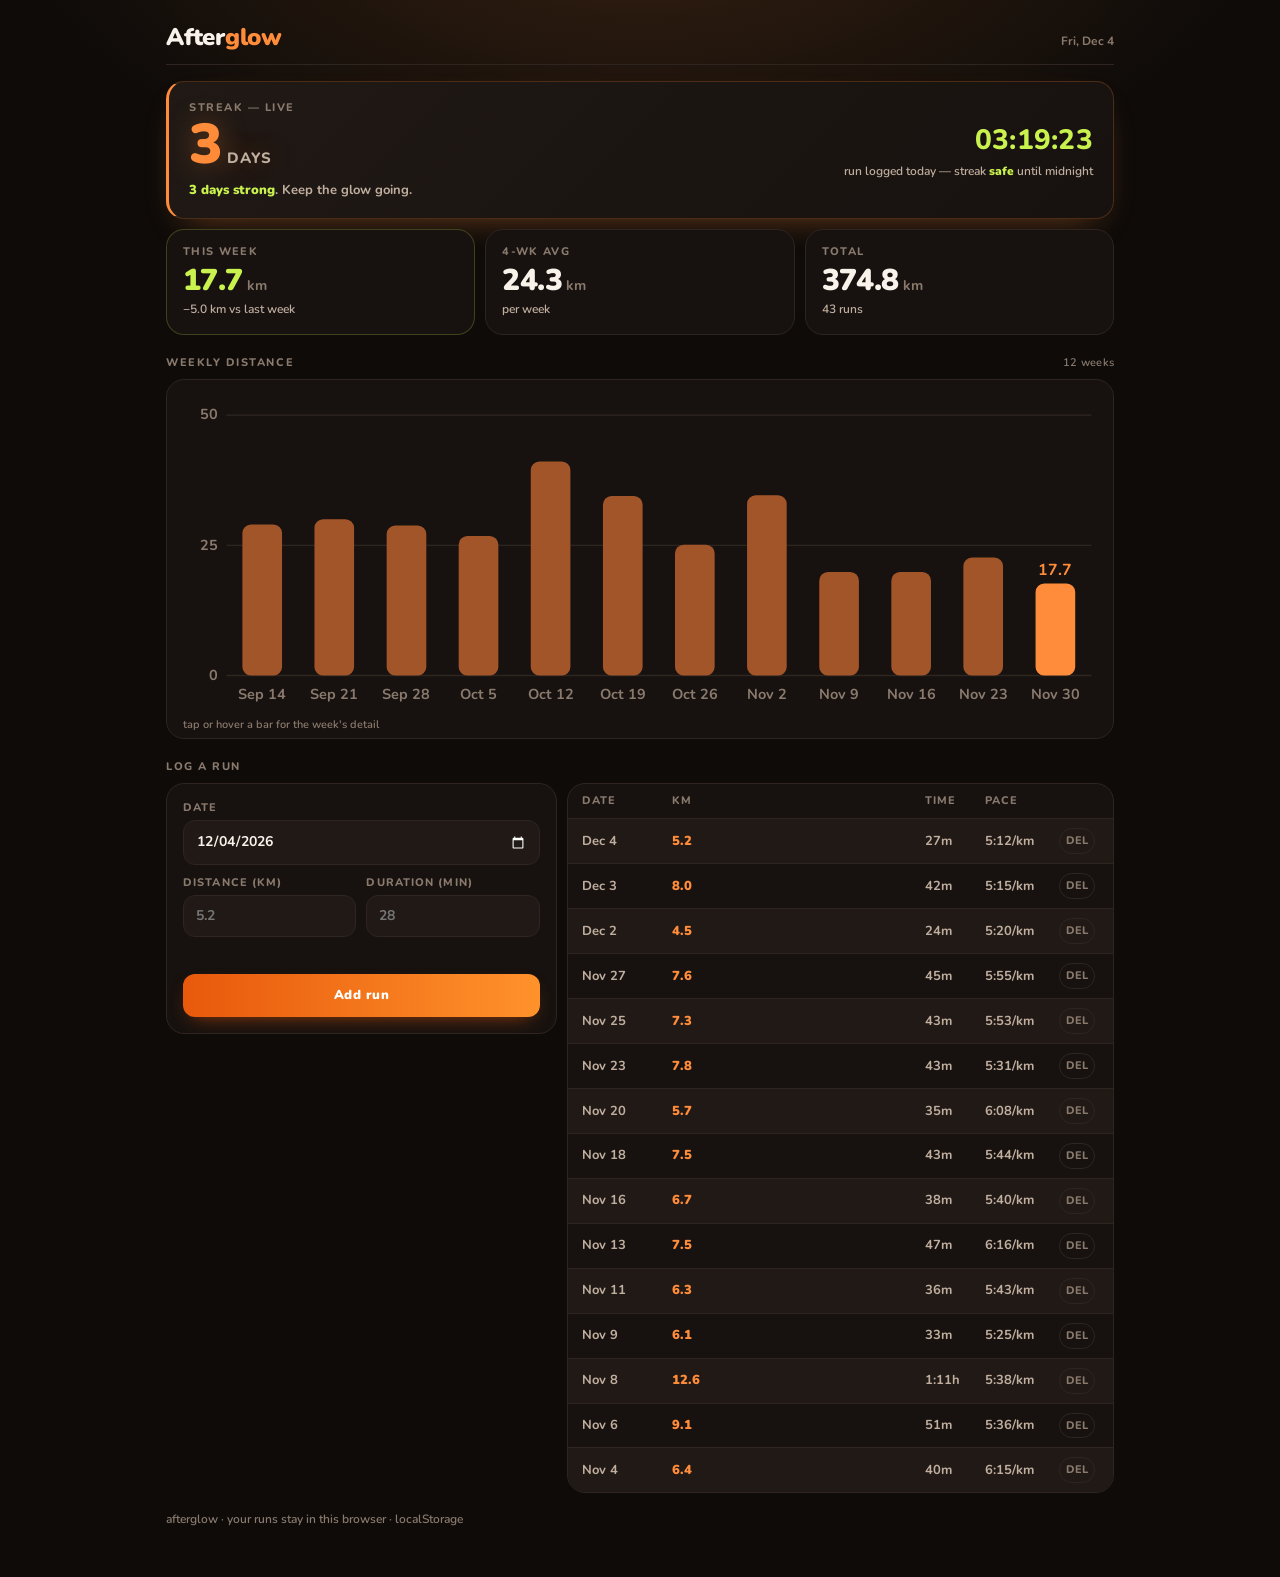
<file: index.html>
<!DOCTYPE html>
<html lang="en">
<head>
  <meta charset="UTF-8">
  <meta name="viewport" content="width=device-width, initial-scale=1.0">
  <meta name="theme-color" content="#0e0b09">
  <title>Afterglow — run tracker</title>
  <link rel="preconnect" href="https://fonts.googleapis.com">
  <link rel="preconnect" href="https://fonts.gstatic.com" crossorigin>
  <link href="https://fonts.googleapis.com/css2?family=Nunito:wght@500;700;800;900&display=swap" rel="stylesheet">
  <style>
    :root {
      --bg: #0e0b09;          /* near-black, warmed */
      --surface: #17120f;
      --surface-2: #201915;
      --line: #2e2520;
      --ink: #f8f2eb;
      --ink-2: #c0ae9f;
      --ink-3: #8a7a6e;
      --accent: #ff8c3a;      /* sunset orange */
      --accent-deep: #e8590c;
      --accent-dim: #4d2c17;
      --mark: #a3552a;        /* dimmed orange for past weeks */
      --lime: #c9f24f;        /* the "good news" accent */
      --warn: #ff6a5c;
      --radius: 18px;
      --radius-s: 12px;
    }
    * { box-sizing: border-box; margin: 0; padding: 0; }
    html { background: var(--bg); }
    body {
      font-family: "Nunito", system-ui, -apple-system, "Segoe UI", sans-serif;
      background: var(--bg) radial-gradient(900px 420px at 50% -80px, rgba(255, 140, 58, .16), transparent 70%) no-repeat;
      color: var(--ink);
      font-size: 14px;
      line-height: 1.45;
      -webkit-font-smoothing: antialiased;
      -webkit-tap-highlight-color: transparent;
    }
    .wrap { max-width: 980px; margin: 0 auto; padding: 24px 16px 48px; }
    header {
      display: flex; align-items: baseline; justify-content: space-between; gap: 12px;
      border-bottom: 1px solid var(--line); padding-bottom: 14px; margin-bottom: 16px;
    }
    header h1 { font-size: 24px; font-weight: 900; letter-spacing: -.01em; line-height: 1.1; color: var(--ink); }
    header h1 span { color: var(--accent); }
    header .today { color: var(--ink-3); font-size: 12px; font-weight: 700; white-space: nowrap; }

    /* streak hero — live day counter */
    .streak-hero {
      background: linear-gradient(135deg, var(--surface-2), var(--surface));
      border: 1px solid var(--accent-dim);
      border-left: 3px solid var(--accent);
      border-radius: var(--radius);
      box-shadow: 0 14px 36px -18px rgba(255, 140, 58, .45);
      padding: 18px 20px;
      display: flex; align-items: center; justify-content: space-between; gap: 16px;
      flex-wrap: wrap;
    }
    .streak-hero .label { font-size: 11px; letter-spacing: .14em; text-transform: uppercase; color: var(--ink-3); font-weight: 800; }
    .streak-hero .big {
      font-size: 56px; font-weight: 900; letter-spacing: -.03em; color: var(--accent);
      line-height: 1.05; font-variant-numeric: tabular-nums;
      text-shadow: 0 0 28px rgba(255, 140, 58, .35);
    }
    .streak-hero .big small { font-size: 15px; font-weight: 800; color: var(--ink-2); letter-spacing: .08em; }
    .streak-hero .cheer { margin-top: 6px; font-size: 13px; font-weight: 700; color: var(--ink-2); }
    .streak-hero .cheer b { color: var(--lime); font-weight: 900; }
    .sh-right { text-align: right; }
    .sh-right .clock {
      font-size: 28px; font-weight: 800; color: var(--lime);
      font-variant-numeric: tabular-nums; letter-spacing: .01em;
    }
    .sh-right .clock.warn { color: var(--warn); }
    .sh-right .cap { font-size: 12px; color: var(--ink-2); margin-top: 2px; font-weight: 600; }
    .sh-right .cap b { color: var(--lime); font-weight: 900; }

    .stats { display: grid; grid-template-columns: repeat(3, 1fr); gap: 10px; margin-top: 10px; }
    .tile {
      background: var(--surface); border: 1px solid var(--line); border-radius: var(--radius);
      padding: 14px 16px 16px;
    }
    .tile .label { font-size: 11px; letter-spacing: .12em; text-transform: uppercase; color: var(--ink-3); font-weight: 800; }
    .tile .value { font-size: 30px; font-weight: 900; margin-top: 4px; letter-spacing: -.02em; font-variant-numeric: tabular-nums; line-height: 1.1; }
    .tile .value small { font-size: 14px; font-weight: 700; color: var(--ink-3); letter-spacing: 0; }
    .tile.hero { border-color: rgba(201, 242, 79, .22); }
    .tile.hero .value { color: var(--lime); }
    .tile .sub { font-size: 12px; color: var(--ink-2); margin-top: 4px; font-weight: 600; }
    .tile .sub.up { color: var(--lime); font-weight: 800; }
    section h2 {
      font-size: 11px; letter-spacing: .14em; text-transform: uppercase; color: var(--ink-3);
      font-weight: 800; margin: 20px 0 8px; display: flex; justify-content: space-between;
    }
    section h2 .range { letter-spacing: .02em; text-transform: none; font-weight: 600; }
    .chartbox { background: var(--surface); border: 1px solid var(--line); border-radius: var(--radius); padding: 12px 10px 6px; }
    #chart { display: block; width: 100%; height: auto; }
    #chart text { font-family: inherit; font-weight: 700; }
    .tooltip {
      position: fixed; z-index: 10; pointer-events: none; display: none;
      background: var(--surface-2); border: 1px solid var(--accent-dim); border-radius: 10px;
      padding: 8px 11px; font-size: 12px; box-shadow: 0 10px 30px rgba(0, 0, 0, .6);
    }
    .tooltip .t-label { color: var(--ink-3); font-size: 11px; letter-spacing: .06em; font-weight: 800; }
    .tooltip .t-value { font-weight: 900; font-size: 14px; margin-top: 2px; }
    .tooltip .t-value em { font-style: normal; color: var(--lime); }
    .legend-note { font-size: 11px; color: var(--ink-3); margin-top: 6px; padding-left: 6px; font-weight: 600; }
    .panel { background: var(--surface); border: 1px solid var(--line); border-radius: var(--radius); overflow: hidden; }
    .grid2 { display: grid; grid-template-columns: 5fr 7fr; gap: 10px; align-items: start; margin-top: 8px; }
    form.add { padding: 16px; display: grid; gap: 10px; }
    form.add label { display: block; font-size: 11px; letter-spacing: .1em; text-transform: uppercase; color: var(--ink-3); margin-bottom: 4px; font-weight: 800; }
    form.add input {
      width: 100%; background: var(--surface-2); border: 1px solid var(--line); border-radius: var(--radius-s);
      color: var(--ink); font: inherit; font-weight: 700; padding: 10px 12px; color-scheme: dark;
      transition: border-color .15s, box-shadow .15s;
    }
    form.add input:focus { outline: none; border-color: var(--accent); box-shadow: 0 0 0 3px rgba(255, 140, 58, .18); }
    form.add .row { display: grid; grid-template-columns: 1fr 1fr; gap: 10px; }
    button {
      font: inherit; cursor: pointer; border-radius: var(--radius-s); border: none;
      background: linear-gradient(90deg, var(--accent-deep), #ff922b); color: #fff; font-weight: 900; letter-spacing: .04em;
      padding: 12px 16px; font-size: 13px;
      box-shadow: 0 8px 20px -10px rgba(232, 89, 12, .7);
      transition: transform .1s, filter .15s;
    }
    button:hover { filter: brightness(1.08); }
    button:active { transform: scale(.98); }
    button:focus-visible { outline: 2px solid var(--lime); outline-offset: 2px; }
    .msg { font-size: 12px; min-height: 17px; color: var(--ink-3); font-weight: 700; }
    .msg.err { color: var(--warn); }
    .msg.ok { color: var(--lime); }
    .runs .head, .run {
      display: grid; grid-template-columns: 82px 1fr 52px 66px 40px; gap: 8px; align-items: center;
      padding: 9px 14px; font-size: 13px;
    }
    .runs .head {
      color: var(--ink-3); font-size: 11px; letter-spacing: .1em; text-transform: uppercase; font-weight: 800;
      border-bottom: 1px solid var(--line);
    }
    .run { border-bottom: 1px solid var(--line); font-weight: 700; }
    .run:last-child { border-bottom: none; }
    .run:nth-child(odd) { background: var(--surface-2); }
    .run .d { color: var(--ink-2); }
    .run .km { font-weight: 900; color: var(--accent); }
    .run .pace, .run .time { color: var(--ink-2); }
    .run .del {
      background: none; border: 1px solid var(--line); color: var(--ink-3);
      font-size: 11px; font-weight: 800; padding: 4px 0; width: 36px; letter-spacing: .02em;
      border-radius: 999px; box-shadow: none;
    }
    .run .del:hover { color: var(--warn); border-color: var(--warn); filter: none; }
    .empty { padding: 18px 14px; color: var(--ink-3); font-size: 13px; }
    footer { margin-top: 18px; font-size: 12px; color: var(--ink-3); font-weight: 600; }
    @media (max-width: 720px) {
      .stats { grid-template-columns: repeat(3, 1fr); gap: 8px; }
      .tile { padding: 12px 12px 13px; }
      .tile .value { font-size: 22px; }
      .streak-hero { padding: 16px; }
      .streak-hero .big { font-size: 44px; }
      .sh-right { text-align: left; }
      .sh-right .clock { font-size: 22px; }
      .grid2 { grid-template-columns: 1fr; }
      .runs .head, .run { grid-template-columns: 70px 1fr 44px 58px 36px; gap: 6px; font-size: 12px; padding: 8px 10px; }
    }
    @media (max-width: 380px) {
      .stats { grid-template-columns: 1fr 1fr; }
      .tile:nth-child(3) { grid-column: 1 / -1; }
      .tile .value { font-size: 26px; }
    }
  </style>
</head>
<body>
<div class="wrap">
  <header>
    <h1>After<span>glow</span></h1>
    <div class="today" id="today"></div>
  </header>

  <div class="streak-hero">
    <div class="sh-left">
      <div class="label">Streak — live</div>
      <div class="big"><span id="streak">0</span><small> DAYS</small></div>
      <div class="cheer" id="streakCheer">&nbsp;</div>
    </div>
    <div class="sh-right">
      <div class="clock" id="clock">--:--:--</div>
      <div class="cap" id="streakCap">&nbsp;</div>
    </div>
  </div>

  <div class="stats">
    <div class="tile hero">
      <div class="label">This week</div>
      <div class="value"><span id="weekKm">0</span><small> km</small></div>
      <div class="sub" id="weekSub">&nbsp;</div>
    </div>
    <div class="tile">
      <div class="label">4-wk avg</div>
      <div class="value"><span id="avgKm">0</span><small> km</small></div>
      <div class="sub">per week</div>
    </div>
    <div class="tile">
      <div class="label">Total</div>
      <div class="value"><span id="totalKm">0</span><small> km</small></div>
      <div class="sub" id="totalSub">&nbsp;</div>
    </div>
  </div>

  <section>
    <h2>Weekly distance <span class="range" id="chartRange"></span></h2>
    <div class="chartbox">
      <svg id="chart" viewBox="0 0 640 220" role="img" aria-label="Weekly distance, last 12 weeks"></svg>
      <div class="legend-note">tap or hover a bar for the week's detail</div>
      <div class="tooltip" id="tooltip" role="status"></div>
    </div>
  </section>

  <section>
    <h2>Log a run</h2>
    <div class="grid2">
      <form class="add panel" id="addForm">
        <div>
          <label for="fDate">Date</label>
          <input type="date" id="fDate" required>
        </div>
        <div class="row">
          <div>
            <label for="fKm">Distance (km)</label>
            <input type="number" id="fKm" placeholder="5.2" min="0.1" max="200" step="0.1" required>
          </div>
          <div>
            <label for="fMin">Duration (min)</label>
            <input type="number" id="fMin" placeholder="28" min="1" max="600" step="1" required>
          </div>
        </div>
        <div class="msg" id="msg"></div>
        <button type="submit">Add run</button>
      </form>
      <div class="panel">
        <div class="runs">
          <div class="head">
            <span>Date</span><span>KM</span><span>Time</span><span>Pace</span><span></span>
          </div>
          <div id="runList"></div>
        </div>
      </div>
    </div>
  </section>

  <footer>afterglow · your runs stay in this browser · localStorage</footer>
</div>
<script src="app.js"></script>
</body>
</html>
</file>
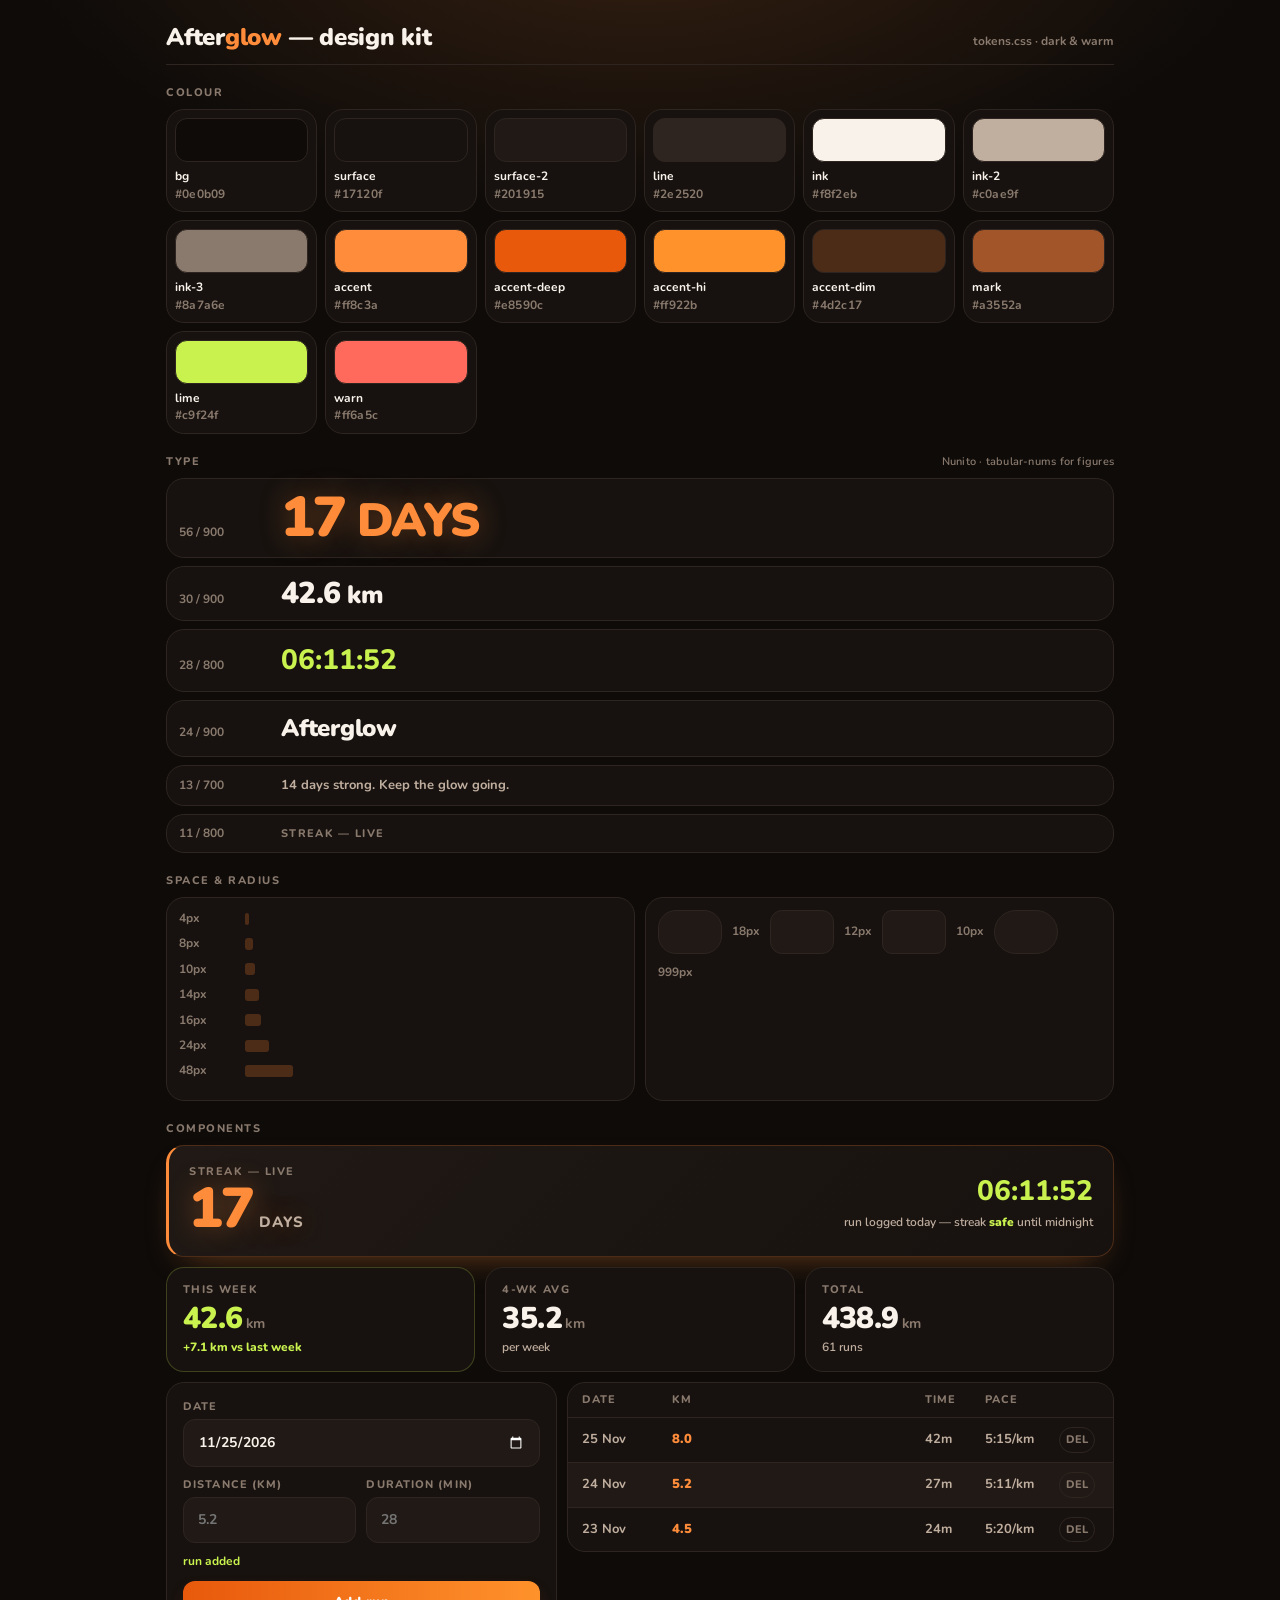
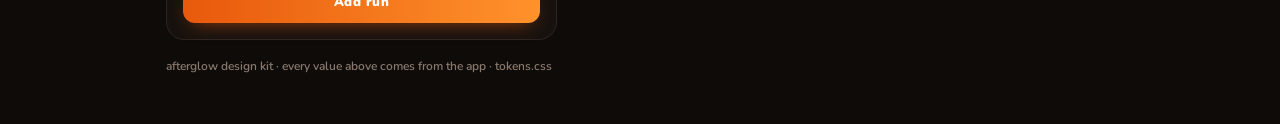
<file: design/design.html>
<!DOCTYPE html>
<html lang="en">
<head>
<meta charset="UTF-8">
<meta name="viewport" content="width=device-width, initial-scale=1.0">
<meta name="theme-color" content="#0e0b09">
<title>Afterglow — design kit</title>
<link href="https://fonts.googleapis.com/css2?family=Nunito:wght@500;700;800;900&display=swap" rel="stylesheet">
<link rel="stylesheet" href="tokens.css">
<style>
  * { box-sizing: border-box; margin: 0; padding: 0; }
  html { background: var(--color-bg); }
  body {
    font-family: var(--font-sans);
    background: var(--color-bg) var(--glow-page) no-repeat;
    color: var(--color-ink);
    font-size: var(--text-base);
    line-height: 1.45;
    -webkit-font-smoothing: antialiased;
  }
  .wrap { max-width: 980px; margin: 0 auto; padding: var(--space-10) var(--space-7) var(--space-12); }

  .kit-head {
    display: flex; align-items: baseline; justify-content: space-between; gap: var(--space-3);
    border-bottom: var(--border-line); padding-bottom: var(--space-6); margin-bottom: var(--space-5);
  }
  .kit-head h1 { font-size: var(--text-title); font-weight: 900; letter-spacing: -.01em; line-height: 1.1; }
  .kit-head h1 span { color: var(--color-accent); }
  .kit-head .today { color: var(--color-ink-3); font-size: var(--text-xs); font-weight: 700; white-space: nowrap; }

  h2 {
    font-size: var(--text-label); letter-spacing: .14em; text-transform: uppercase;
    color: var(--color-ink-3); font-weight: 800; margin: var(--space-9) 0 var(--space-3);
    display: flex; justify-content: space-between;
  }
  h2 .range { letter-spacing: .02em; text-transform: none; font-weight: 600; }

  /* ---- swatches ---- */
  .swatches { display: grid; grid-template-columns: repeat(auto-fill, minmax(130px, 1fr)); gap: var(--space-3); }
  .sw {
    background: var(--color-surface); border: var(--border-line); border-radius: var(--radius-l);
    padding: var(--space-3); font-weight: 700;
  }
  .sw .chip { height: 44px; border-radius: var(--radius-m); border: var(--border-line); margin-bottom: var(--space-2); }
  .sw .nm { font-size: var(--text-xs); color: var(--color-ink); }
  .sw .hx { font-size: var(--text-xs); color: var(--color-ink-3); font-variant-numeric: tabular-nums; letter-spacing: .02em; }

  /* ---- type scale ---- */
  .typelist { display: grid; gap: var(--space-3); }
  .ty { display: grid; grid-template-columns: 92px 1fr; gap: var(--space-4); align-items: baseline;
        background: var(--color-surface); border: var(--border-line); border-radius: var(--radius-l);
        padding: var(--space-4) var(--space-5); }
  .ty .spec { font-size: var(--text-xs); color: var(--color-ink-3); font-weight: 700; font-variant-numeric: tabular-nums; }
  .ty .demo-label { font-size: var(--text-label); letter-spacing: .12em; text-transform: uppercase; color: var(--color-ink-3); font-weight: 800; }
  .ty .demo-hero { font-size: var(--text-hero); font-weight: 900; letter-spacing: -.03em; color: var(--color-accent); line-height: 1.05; font-variant-numeric: tabular-nums; text-shadow: var(--shadow-glow-text); }
  .ty .demo-stat { font-size: var(--text-stat); font-weight: 900; letter-spacing: -.02em; font-variant-numeric: tabular-nums; line-height: 1.1; }
  .ty .demo-clock { font-size: var(--text-clock); font-weight: 800; color: var(--color-lime); font-variant-numeric: tabular-nums; }
  .ty .demo-title { font-size: var(--text-title); font-weight: 900; letter-spacing: -.01em; }
  .ty .demo-sm { font-size: var(--text-sm); font-weight: 700; color: var(--color-ink-2); }

  /* ---- space + radius ---- */
  .duo { display: grid; grid-template-columns: 1fr 1fr; gap: var(--space-4); }
  .panel { background: var(--color-surface); border: var(--border-line); border-radius: var(--radius-l); padding: var(--space-5); }
  .sp-row { display: flex; align-items: center; gap: var(--space-3); margin-bottom: var(--space-3); }
  .sp-row .bar { height: 12px; background: var(--color-accent-dim); border-radius: 3px; }
  .sp-row .n { font-size: var(--text-xs); color: var(--color-ink-3); font-weight: 700; font-variant-numeric: tabular-nums; width: 58px; }
  .rad-row { display: flex; align-items: center; gap: var(--space-4); flex-wrap: wrap; }
  .rad { width: 64px; height: 44px; background: var(--color-surface-2); border: var(--border-line); }
  .rad + .n { font-size: var(--text-xs); color: var(--color-ink-3); font-weight: 700; font-variant-numeric: tabular-nums; }

  /* ---- components ---- */
  .stats { display: grid; grid-template-columns: repeat(3, 1fr); gap: var(--space-4); }
  .tile { background: var(--color-surface); border: var(--border-line); border-radius: var(--radius-l);
          padding: var(--space-6) var(--space-7); }
  .tile .label { font-size: var(--text-label); letter-spacing: .12em; text-transform: uppercase; color: var(--color-ink-3); font-weight: 800; }
  .tile .value { font-size: var(--text-stat); font-weight: 900; margin-top: var(--space-1); letter-spacing: -.02em; font-variant-numeric: tabular-nums; line-height: 1.1; }
  .tile .value small { font-size: var(--text-base); font-weight: 700; color: var(--color-ink-3); }
  .tile.hero { border-color: rgba(201, 242, 79, .22); }
  .tile.hero .value { color: var(--color-lime); }
  .tile .sub { font-size: var(--text-xs); color: var(--color-ink-2); margin-top: var(--space-1); font-weight: 600; }
  .tile .sub.up { color: var(--color-lime); font-weight: 800; }

  .streak-hero {
    background: var(--surface-sheen); border: var(--border-accent-dim); border-left: var(--border-accent-edge);
    border-radius: var(--radius-l); box-shadow: var(--shadow-hero);
    padding: var(--space-8) var(--space-9); display: flex; align-items: center; justify-content: space-between;
    gap: var(--space-7); flex-wrap: wrap;
  }
  .streak-hero .label { font-size: var(--text-label); letter-spacing: .14em; text-transform: uppercase; color: var(--color-ink-3); font-weight: 800; }
  .streak-hero .big { font-size: var(--text-hero); font-weight: 900; letter-spacing: -.03em; color: var(--color-accent); line-height: 1.05; font-variant-numeric: tabular-nums; text-shadow: var(--shadow-glow-text); }
  .streak-hero .big small { font-size: var(--text-lg); font-weight: 800; color: var(--color-ink-2); letter-spacing: .08em; }
  .sh-right { text-align: right; }
  .sh-right .clock { font-size: var(--text-clock); font-weight: 800; color: var(--color-lime); font-variant-numeric: tabular-nums; }
  .sh-right .clock.warn { color: var(--color-warn); }
  .sh-right .cap { font-size: var(--text-xs); color: var(--color-ink-2); margin-top: 2px; font-weight: 600; }
  .sh-right .cap b { color: var(--color-lime); font-weight: 900; }

  .grid2 { display: grid; grid-template-columns: 5fr 7fr; gap: var(--space-4); align-items: start; }
  form.add { padding: var(--space-7); display: grid; gap: var(--space-4); }
  form.add label { display: block; font-size: var(--text-label); letter-spacing: .1em; text-transform: uppercase; color: var(--color-ink-3); margin-bottom: var(--space-1); font-weight: 800; }
  form.add input {
    width: 100%; background: var(--color-surface-2); border: var(--border-line); border-radius: var(--radius-m);
    color: var(--color-ink); font: inherit; font-weight: 700; padding: var(--space-5) var(--space-6); color-scheme: dark;
    transition: border-color .15s, box-shadow .15s;
  }
  form.add input:focus { outline: none; border-color: var(--color-accent); box-shadow: var(--shadow-focus); }
  form.add .row { display: grid; grid-template-columns: 1fr 1fr; gap: var(--space-4); }
  button {
    font: inherit; cursor: pointer; border-radius: var(--radius-m); border: none;
    background: var(--button-fill); color: var(--color-on-accent); font-weight: 900; letter-spacing: .04em;
    padding: 12px var(--space-7); font-size: var(--text-sm);
    box-shadow: var(--shadow-button); transition: transform .1s, filter .15s;
  }
  button:hover { filter: brightness(1.08); }
  button:active { transform: scale(.98); }
  button:focus-visible { outline: 2px solid var(--color-lime); outline-offset: 2px; }
  .msg { font-size: var(--text-xs); min-height: 17px; color: var(--color-ink-3); font-weight: 700; }
  .msg.ok { color: var(--color-lime); }

  .runs .head, .run { display: grid; grid-template-columns: 82px 1fr 52px 66px 40px; gap: var(--space-3); align-items: center; padding: 9px var(--space-6); font-size: var(--text-sm); }
  .runs .head { color: var(--color-ink-3); font-size: var(--text-label); letter-spacing: .1em; text-transform: uppercase; font-weight: 800; border-bottom: var(--border-line); }
  .run { border-bottom: var(--border-line); font-weight: 700; }
  .run:last-child { border-bottom: none; }
  .run:nth-child(odd) { background: var(--color-surface-2); }
  .run .d { color: var(--color-ink-2); }
  .run .km { font-weight: 900; color: var(--color-accent); font-variant-numeric: tabular-nums; }
  .run .pace, .run .time { color: var(--color-ink-2); }
  .run .del {
    background: none; border: var(--border-line); color: var(--color-ink-3);
    font-size: var(--text-label); font-weight: 800; padding: var(--space-1) 0; width: 36px; letter-spacing: .02em;
    border-radius: var(--radius-pill); box-shadow: none;
  }
  .run .del:hover { color: var(--color-warn); border-color: var(--color-warn); filter: none; }

  footer { margin-top: var(--space-8); font-size: var(--text-xs); color: var(--color-ink-3); font-weight: 600; }

  @media (max-width: 720px) {
    .grid2, .duo { grid-template-columns: 1fr; }
    .streak-hero { padding: var(--space-7); }
    .streak-hero .big { font-size: 44px; }
    .sh-right { text-align: left; }
    .ty { grid-template-columns: 76px 1fr; }
  }
</style>
</head>
<body>
<div class="wrap">

  <div class="kit-head">
    <h1>After<span>glow</span> — design kit</h1>
    <div class="today">tokens.css · dark &amp; warm</div>
  </div>

  <h2>Colour</h2>
  <div class="swatches">
    <div class="sw"><div class="chip" style="background:var(--color-bg)"></div><div class="nm">bg</div><div class="hx">#0e0b09</div></div>
    <div class="sw"><div class="chip" style="background:var(--color-surface)"></div><div class="nm">surface</div><div class="hx">#17120f</div></div>
    <div class="sw"><div class="chip" style="background:var(--color-surface-2)"></div><div class="nm">surface-2</div><div class="hx">#201915</div></div>
    <div class="sw"><div class="chip" style="background:var(--color-line)"></div><div class="nm">line</div><div class="hx">#2e2520</div></div>
    <div class="sw"><div class="chip" style="background:var(--color-ink)"></div><div class="nm">ink</div><div class="hx">#f8f2eb</div></div>
    <div class="sw"><div class="chip" style="background:var(--color-ink-2)"></div><div class="nm">ink-2</div><div class="hx">#c0ae9f</div></div>
    <div class="sw"><div class="chip" style="background:var(--color-ink-3)"></div><div class="nm">ink-3</div><div class="hx">#8a7a6e</div></div>
    <div class="sw"><div class="chip" style="background:var(--color-accent)"></div><div class="nm">accent</div><div class="hx">#ff8c3a</div></div>
    <div class="sw"><div class="chip" style="background:var(--color-accent-deep)"></div><div class="nm">accent-deep</div><div class="hx">#e8590c</div></div>
    <div class="sw"><div class="chip" style="background:var(--color-accent-hi)"></div><div class="nm">accent-hi</div><div class="hx">#ff922b</div></div>
    <div class="sw"><div class="chip" style="background:var(--color-accent-dim)"></div><div class="nm">accent-dim</div><div class="hx">#4d2c17</div></div>
    <div class="sw"><div class="chip" style="background:var(--color-mark)"></div><div class="nm">mark</div><div class="hx">#a3552a</div></div>
    <div class="sw"><div class="chip" style="background:var(--color-lime)"></div><div class="nm">lime</div><div class="hx">#c9f24f</div></div>
    <div class="sw"><div class="chip" style="background:var(--color-warn)"></div><div class="nm">warn</div><div class="hx">#ff6a5c</div></div>
  </div>

  <h2>Type <span class="range">Nunito · tabular-nums for figures</span></h2>
  <div class="typelist">
    <div class="ty"><div class="spec">56 / 900</div><div class="demo-hero">17<small> DAYS</small></div></div>
    <div class="ty"><div class="spec">30 / 900</div><div class="demo-stat">42.6<small> km</small></div></div>
    <div class="ty"><div class="spec">28 / 800</div><div class="demo-clock">06:11:52</div></div>
    <div class="ty"><div class="spec">24 / 900</div><div class="demo-title">Afterglow</div></div>
    <div class="ty"><div class="spec">13 / 700</div><div class="demo-sm">14 days strong. Keep the glow going.</div></div>
    <div class="ty"><div class="spec">11 / 800</div><div class="demo-label">Streak — live</div></div>
  </div>

  <h2>Space &amp; radius</h2>
  <div class="duo">
    <div class="panel">
      <div class="sp-row"><div class="n">4px</div><div class="bar" style="width:var(--space-1)"></div></div>
      <div class="sp-row"><div class="n">8px</div><div class="bar" style="width:var(--space-3)"></div></div>
      <div class="sp-row"><div class="n">10px</div><div class="bar" style="width:var(--space-4)"></div></div>
      <div class="sp-row"><div class="n">14px</div><div class="bar" style="width:var(--space-6)"></div></div>
      <div class="sp-row"><div class="n">16px</div><div class="bar" style="width:var(--space-7)"></div></div>
      <div class="sp-row"><div class="n">24px</div><div class="bar" style="width:var(--space-10)"></div></div>
      <div class="sp-row"><div class="n">48px</div><div class="bar" style="width:var(--space-12)"></div></div>
    </div>
    <div class="panel">
      <div class="rad-row">
        <div class="rad" style="border-radius:var(--radius-l)"></div><span class="n">18px</span>
        <div class="rad" style="border-radius:var(--radius-m)"></div><span class="n">12px</span>
        <div class="rad" style="border-radius:var(--radius-s)"></div><span class="n">10px</span>
        <div class="rad" style="border-radius:var(--radius-pill)"></div><span class="n">999px</span>
      </div>
    </div>
  </div>

  <h2>Components</h2>

  <div class="streak-hero">
    <div class="sh-left">
      <div class="label">Streak — live</div>
      <div class="big">17<small> DAYS</small></div>
    </div>
    <div class="sh-right">
      <div class="clock">06:11:52</div>
      <div class="cap">run logged today — streak <b>safe</b> until midnight</div>
    </div>
  </div>

  <div class="stats" style="margin-top:var(--space-4)">
    <div class="tile hero">
      <div class="label">This week</div>
      <div class="value">42.6<small> km</small></div>
      <div class="sub up">+7.1 km vs last week</div>
    </div>
    <div class="tile">
      <div class="label">4-wk avg</div>
      <div class="value">35.2<small> km</small></div>
      <div class="sub">per week</div>
    </div>
    <div class="tile">
      <div class="label">Total</div>
      <div class="value">438.9<small> km</small></div>
      <div class="sub">61 runs</div>
    </div>
  </div>

  <div class="grid2" style="margin-top:var(--space-4)">
    <form class="add panel" onsubmit="return false">
      <div>
        <label for="kDate">Date</label>
        <input type="date" id="kDate" value="2026-11-25">
      </div>
      <div class="row">
        <div>
          <label for="kKm">Distance (km)</label>
          <input type="number" id="kKm" placeholder="5.2" min="0.1" max="200" step="0.1">
        </div>
        <div>
          <label for="kMin">Duration (min)</label>
          <input type="number" id="kMin" placeholder="28" min="1" max="600" step="1">
        </div>
      </div>
      <div class="msg ok">run added</div>
      <button type="submit">Add run</button>
    </form>

    <div class="panel" style="padding:0">
      <div class="runs">
        <div class="head"><span>Date</span><span>KM</span><span>Time</span><span>Pace</span><span></span></div>
        <div class="run"><span class="d">25 Nov</span><span class="km">8.0</span><span class="time">42m</span><span class="pace">5:15/km</span><button class="del" type="button">DEL</button></div>
        <div class="run"><span class="d">24 Nov</span><span class="km">5.2</span><span class="time">27m</span><span class="pace">5:11/km</span><button class="del" type="button">DEL</button></div>
        <div class="run"><span class="d">23 Nov</span><span class="km">4.5</span><span class="time">24m</span><span class="pace">5:20/km</span><button class="del" type="button">DEL</button></div>
      </div>
    </div>
  </div>

  <footer>afterglow design kit · every value above comes from the app · tokens.css</footer>
</div>
</body>
</html>
</file>
<file: design/tokens.css>
/* Afterglow design tokens — extracted from the running tracker app.
   Dark, dense, warm. Numbers first. */

:root {
  /* ---- colour ---- */
  --color-bg: #0e0b09;          /* near-black, warmed — page background */
  --color-surface: #17120f;     /* tile / panel surface */
  --color-surface-2: #201915;   /* raised surface: inputs, zebra rows, tooltips */
  --color-line: #2e2520;        /* hairline borders, dividers, chart grid */
  --color-ink: #f8f2eb;         /* primary text */
  --color-ink-2: #c0ae9f;       /* secondary text, subs, captions */
  --color-ink-3: #8a7a6e;       /* faint text: labels, headers, axis, footer */
  --color-accent: #ff8c3a;      /* sunset orange — the hero accent */
  --color-accent-deep: #e8590c; /* gradient start for primary buttons, chart hits */
  --color-accent-hi: #ff922b;   /* gradient end for primary buttons */
  --color-accent-dim: #4d2c17;  /* dim orange border for accent-framed surfaces */
  --color-mark: #a3552a;        /* dimmed orange for past weeks / inactive bars */
  --color-lime: #c9f24f;        /* lime — "good news" accent, up-ticks, safety */
  --color-warn: #ff6a5c;        /* danger countdown, delete hover, errors */
  --color-on-accent: #ffffff;   /* text on the orange button */

  /* ---- font ---- */
  --font-sans: "Nunito", system-ui, -apple-system, "Segoe UI", sans-serif;
  /* The app has no separate mono family — the "monospace accent" is
     Nunito with tabular numerals and tight tracking on all numbers. */
  --font-num: "Nunito", system-ui, -apple-system, "Segoe UI", sans-serif;

  /* ---- type scale (px) ---- */
  --text-hero: 56px;   /* streak count */
  --text-stat: 30px;   /* stat tile value */
  --text-clock: 28px;  /* live countdown clock */
  --text-title: 24px;  /* page h1 */
  --text-lg: 15px;     /* unit after hero number */
  --text-base: 14px;   /* body default */
  --text-sm: 13px;     /* list rows, buttons, cheer line */
  --text-xs: 12px;     /* captions, footer, today */
  --text-label: 11px;  /* uppercase micro-labels, section h2 */

  /* ---- space (px) ---- */
  --space-1: 4px;
  --space-2: 6px;
  --space-3: 8px;
  --space-4: 10px;
  --space-5: 12px;
  --space-6: 14px;
  --space-7: 16px;
  --space-8: 18px;
  --space-9: 20px;
  --space-10: 24px;
  --space-12: 48px;

  /* ---- radius ---- */
  --radius-l: 18px;   /* tiles, hero, panels, chartbox */
  --radius-m: 12px;   /* buttons, inputs */
  --radius-s: 10px;   /* tooltip */
  --radius-pill: 999px; /* delete chip */

  /* ---- shadow ---- */
  --shadow-hero: 0 14px 36px -18px rgba(255, 140, 58, .45); /* orange glow under streak hero */
  --shadow-button: 0 8px 20px -10px rgba(232, 89, 12, .7);  /* under primary button */
  --shadow-pop: 0 10px 30px rgba(0, 0, 0, .6);              /* tooltip */
  --shadow-focus: 0 0 0 3px rgba(255, 140, 58, .18);        /* input focus ring */
  --shadow-glow-text: 0 0 28px rgba(255, 140, 58, .35);     /* text-shadow on hero number */

  /* ---- borders ---- */
  --border-line: 1px solid var(--color-line);
  --border-accent-dim: 1px solid var(--color-accent-dim);
  --border-accent-edge: 3px solid var(--color-accent); /* left edge on streak hero */

  /* ---- effects ---- */
  --glow-page: radial-gradient(900px 420px at 50% -80px, rgba(255, 140, 58, .16), transparent 70%);
  --surface-sheen: linear-gradient(135deg, var(--color-surface-2), var(--color-surface));
  --button-fill: linear-gradient(90deg, var(--color-accent-deep), var(--color-accent-hi));
}
</file>
